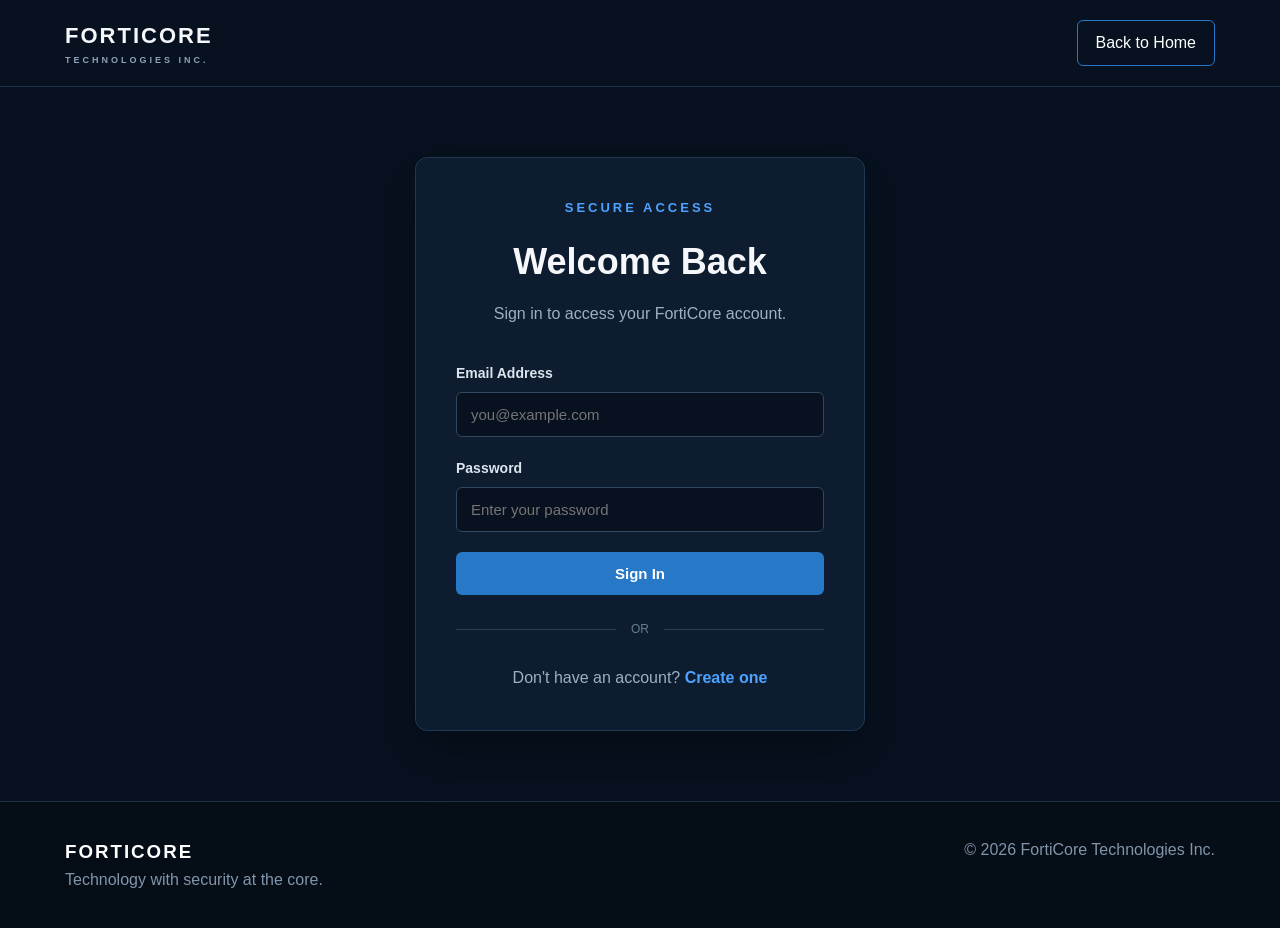
<file: login.html>
<!DOCTYPE html>
<html lang="en">
<head>
    <meta charset="UTF-8">
    <meta name="viewport" content="width=device-width, initial-scale=1.0">

    <title>Sign In | FortiCore Technologies</title>

    <link rel="stylesheet" href="css/style.css">
</head>

<body>

    <header>
        <nav class="navbar">
            <div class="logo">
                <span>FORTICORE</span>
                <small>TECHNOLOGIES INC.</small>
            </div>

            <a href="index.html" class="login-btn">
                Back to Home
            </a>
        </nav>
    </header>


    <main>

        <section class="auth-section">

            <div class="auth-card">

                <div class="auth-header">
                    <p class="hero-label">SECURE ACCESS</p>

                    <h1>Welcome Back</h1>

                    <p>
                        Sign in to access your FortiCore account.
                    </p>
                </div>


                <form id="loginForm">

                    <div class="form-group">
                        <label for="email">Email Address</label>

                        <input
                            type="email"
                            id="email"
                            name="email"
                            placeholder="you@example.com"
                            required
                        >
                    </div>


                    <div class="form-group">
                        <label for="password">Password</label>

                        <input
                            type="password"
                            id="password"
                            name="password"
                            placeholder="Enter your password"
                            required
                        >
                    </div>


                    <button type="submit" class="primary-btn auth-btn">
                        Sign In
                    </button>

                </form>


                <div class="auth-divider">
                    <span>OR</span>
                </div>


                <p class="auth-footer">
                    Don't have an account?
                    <a href="signup.html">Create one</a>
                </p>

            </div>

        </section>

    </main>


    <footer>
        <div class="footer-content">
            <div>
                <h3>FORTICORE</h3>
                <p>Technology with security at the core.</p>
            </div>

            <div>
                <p>© 2026 FortiCore Technologies Inc.</p>
            </div>
        </div>
    </footer>

</body>
</html>
</file>
<file: css/style.css>
* {
    margin: 0;
    padding: 0;
    box-sizing: border-box;
}

html {
    scroll-behavior: smooth;
}

body {
    font-family: Arial, Helvetica, sans-serif;
    background: #07111f;
    color: #f5f7fa;
    line-height: 1.6;
}

/* Navigation */

header {
    background: #07111f;
    border-bottom: 1px solid #1c3047;
    position: sticky;
    top: 0;
    z-index: 1000;
}

.navbar {
    max-width: 1200px;
    margin: auto;
    padding: 18px 25px;

    display: flex;
    align-items: center;
    justify-content: space-between;
    gap: 30px;
}

.logo {
    display: flex;
    flex-direction: column;
    font-weight: bold;
    letter-spacing: 2px;
}

.logo span {
    font-size: 22px;
}

.logo small {
    font-size: 9px;
    color: #8da2b8;
    letter-spacing: 3px;
}

.nav-links {
    list-style: none;
    display: flex;
    gap: 25px;
}

.nav-links a {
    color: #cbd6e2;
    text-decoration: none;
    font-size: 14px;
}

.nav-links a:hover {
    color: #4da3ff;
}

.login-btn {
    text-decoration: none;
    color: white;
    border: 1px solid #2878c8;
    padding: 9px 18px;
    border-radius: 6px;
}


/* Hero */

.hero {
    max-width: 1200px;
    margin: auto;
    min-height: 650px;
    padding: 100px 25px;

    display: flex;
    align-items: center;
    justify-content: space-between;
    gap: 70px;
}

.hero-content {
    max-width: 700px;
}

.hero-label,
.section-heading p {
    color: #4da3ff;
    font-size: 13px;
    font-weight: bold;
    letter-spacing: 3px;
    margin-bottom: 15px;
}

.hero h1 {
    font-size: clamp(45px, 7vw, 78px);
    line-height: 1.05;
    margin-bottom: 25px;
}

.hero h1 span,
.security-content h2 span {
    color: #4da3ff;
}

.hero-description {
    color: #aebdcd;
    max-width: 650px;
    font-size: 18px;
    margin-bottom: 35px;
}

.hero-buttons {
    display: flex;
    gap: 15px;
    flex-wrap: wrap;
}

.primary-btn,
.secondary-btn {
    display: inline-block;
    text-decoration: none;
    padding: 13px 23px;
    border-radius: 6px;
    font-weight: bold;
}

.primary-btn {
    background: #2878c8;
    color: white;
}

.primary-btn:hover {
    background: #3d91e5;
}

.secondary-btn {
    border: 1px solid #39536d;
    color: white;
}

.secondary-btn:hover {
    background: #10253b;
}


/* Hero Card */

.hero-card {
    width: 300px;
    padding: 35px;
    text-align: center;

    background: #0d1c2e;
    border: 1px solid #203951;
    border-radius: 15px;

    box-shadow: 0 20px 50px rgba(0, 0, 0, 0.3);
}

.shield {
    font-size: 70px;
    margin-bottom: 20px;
}

.hero-card h3 {
    margin-bottom: 10px;
}

.hero-card p {
    color: #9fb0c2;
}


/* General Sections */

.section {
    max-width: 1200px;
    margin: auto;
    padding: 100px 25px;
}

.section-heading {
    text-align: center;
    margin-bottom: 50px;
}

.section-heading h2 {
    font-size: 40px;
    line-height: 1.2;
}


/* About */

.about-content {
    max-width: 800px;
    margin: auto;
    text-align: center;
    color: #b6c4d3;
    font-size: 17px;
}

.about-content p {
    margin-bottom: 20px;
}


/* Services */

.services-section {
    background: #091827;
    max-width: none;
    padding-left: max(25px, calc((100% - 1150px) / 2));
    padding-right: max(25px, calc((100% - 1150px) / 2));
}

.service-grid {
    display: grid;
    grid-template-columns: repeat(3, 1fr);
    gap: 20px;
}

.service-card {
    padding: 30px;
    background: #0d1c2e;
    border: 1px solid #203951;
    border-radius: 10px;
}

.service-card:hover {
    border-color: #2878c8;
    transform: translateY(-4px);
}

.service-icon {
    font-size: 35px;
    margin-bottom: 15px;
}

.service-card h3 {
    margin-bottom: 10px;
}

.service-card p {
    color: #9fb0c2;
}


/* Security */

.security-section {
    background: #0b2035;
    padding: 110px 25px;
}

.security-content {
    max-width: 900px;
    margin: auto;
    text-align: center;
}

.security-content h2 {
    font-size: 48px;
    line-height: 1.2;
    margin-bottom: 25px;
}

.security-content p {
    color: #b4c4d4;
    max-width: 700px;
    margin: 0 auto 30px;
}


/* Contact */

.contact-section {
    text-align: center;
}

.contact-section > p {
    color: #aebdcd;
    margin-bottom: 30px;
}


/* Footer */

footer {
    border-top: 1px solid #1c3047;
    background: #050d17;
}

.footer-content {
    max-width: 1200px;
    margin: auto;
    padding: 35px 25px;

    display: flex;
    justify-content: space-between;
    gap: 30px;

    color: #8295aa;
}

.footer-content h3 {
    color: white;
    letter-spacing: 2px;
}


/* Mobile */

@media (max-width: 850px) {

    .nav-links {
        display: none;
    }

    .hero {
        flex-direction: column;
        text-align: center;
        padding-top: 70px;
    }

    .hero-card {
        width: 100%;
        max-width: 350px;
    }

    .hero-buttons {
        justify-content: center;
    }

    .service-grid {
        grid-template-columns: 1fr;
    }

    .security-content h2 {
        font-size: 36px;
    }

    .footer-content {
        flex-direction: column;
    }
}/* Authentication Pages */

.auth-section {
    min-height: 75vh;

    display: flex;
    align-items: center;
    justify-content: center;

    padding: 70px 25px;
}

.auth-card {
    width: 100%;
    max-width: 450px;

    padding: 40px;

    background: #0d1c2e;
    border: 1px solid #203951;
    border-radius: 12px;

    box-shadow: 0 20px 50px rgba(0, 0, 0, 0.3);
}

.auth-header {
    text-align: center;
    margin-bottom: 35px;
}

.auth-header h1 {
    font-size: 36px;
    margin-bottom: 10px;
}

.auth-header > p:last-child {
    color: #9fb0c2;
}

.form-group {
    margin-bottom: 20px;
}

.form-group label {
    display: block;
    margin-bottom: 8px;

    color: #dce5ee;
    font-size: 14px;
    font-weight: bold;
}

.form-group input {
    width: 100%;

    padding: 13px 14px;

    background: #07111f;
    color: white;

    border: 1px solid #304961;
    border-radius: 6px;

    font-size: 15px;

    outline: none;
}

.form-group input:focus {
    border-color: #4da3ff;
}

.auth-btn {
    width: 100%;
    border: none;
    cursor: pointer;
    font-size: 15px;
}

.auth-divider {
    display: flex;
    align-items: center;
    gap: 15px;

    margin: 25px 0;

    color: #667d95;
}

.auth-divider::before,
.auth-divider::after {
    content: "";
    height: 1px;
    background: #263e56;
    flex: 1;
}

.auth-divider span {
    font-size: 12px;
}

.auth-footer {
    text-align: center;
    color: #9fb0c2;
}

.auth-footer a {
    color: #4da3ff;
    text-decoration: none;
    font-weight: bold;
}

.auth-footer a:hover {
    text-decoration: underline;
}
</file>
